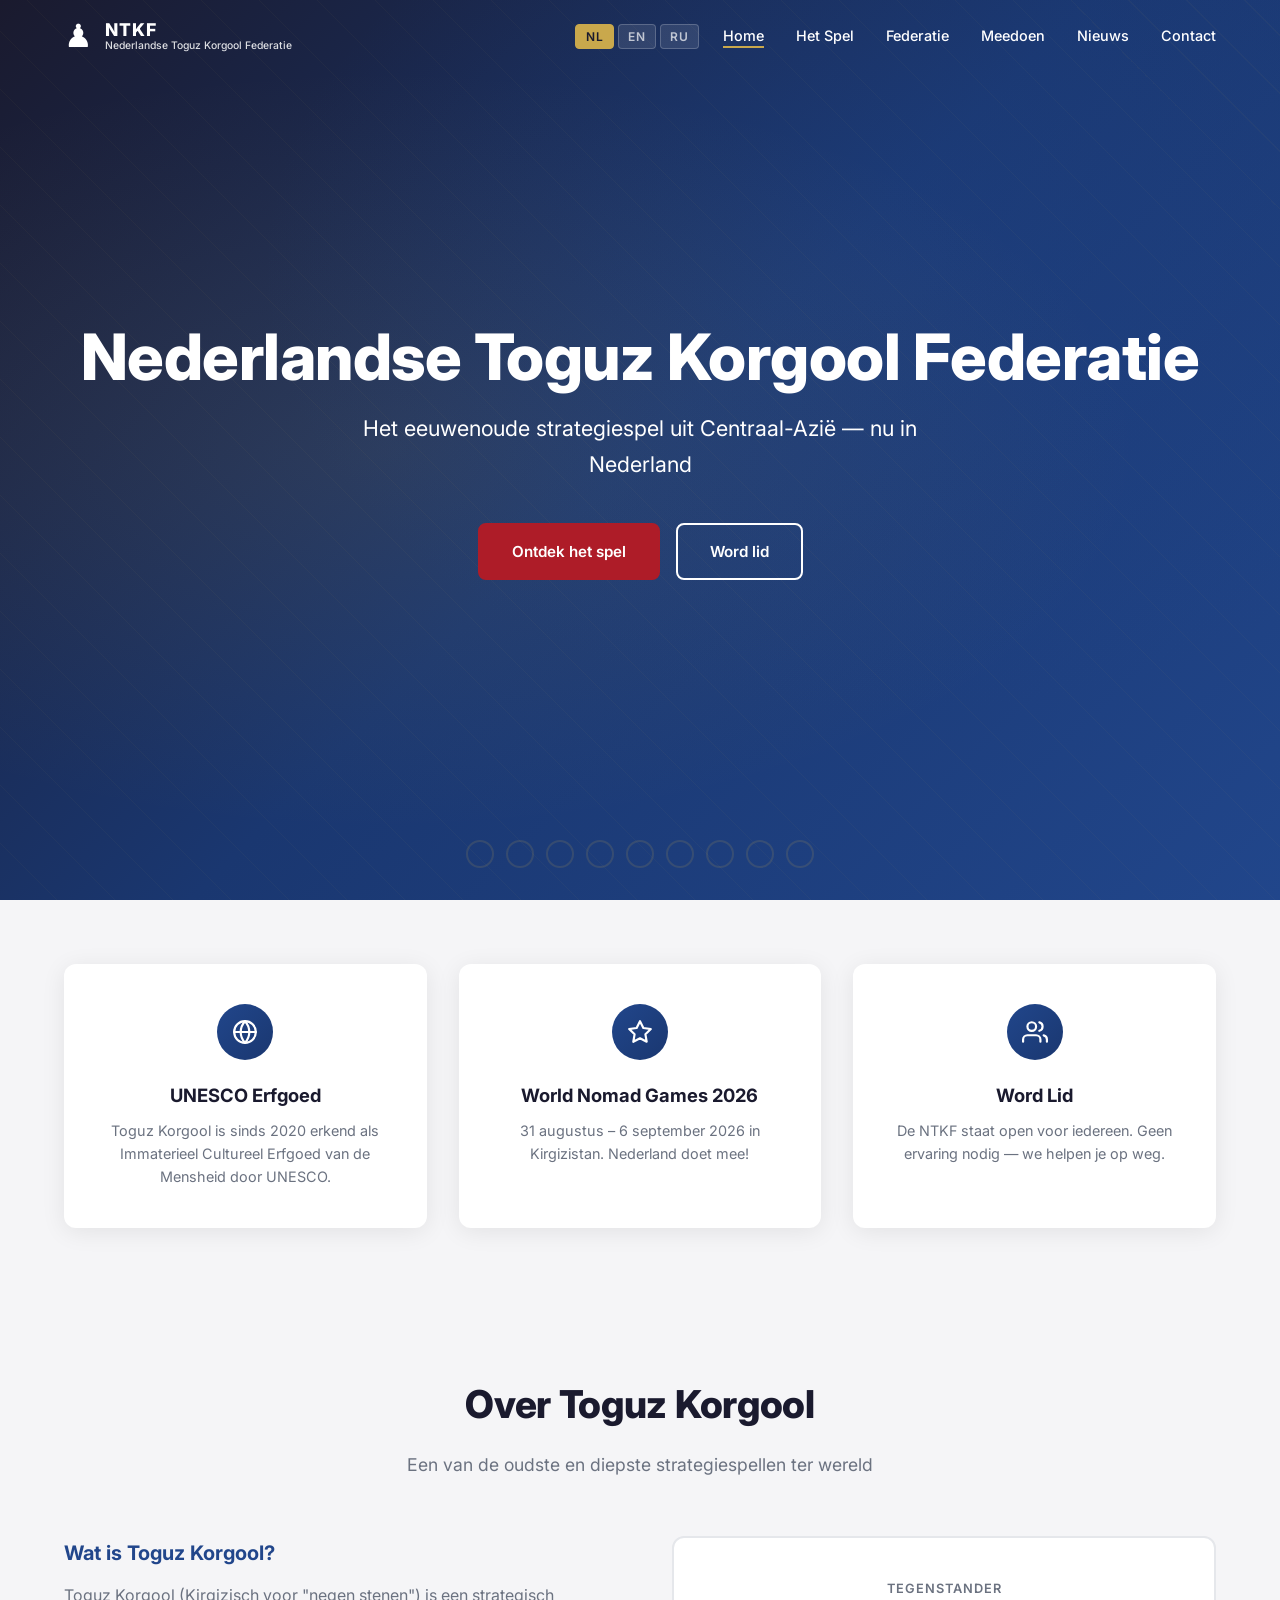
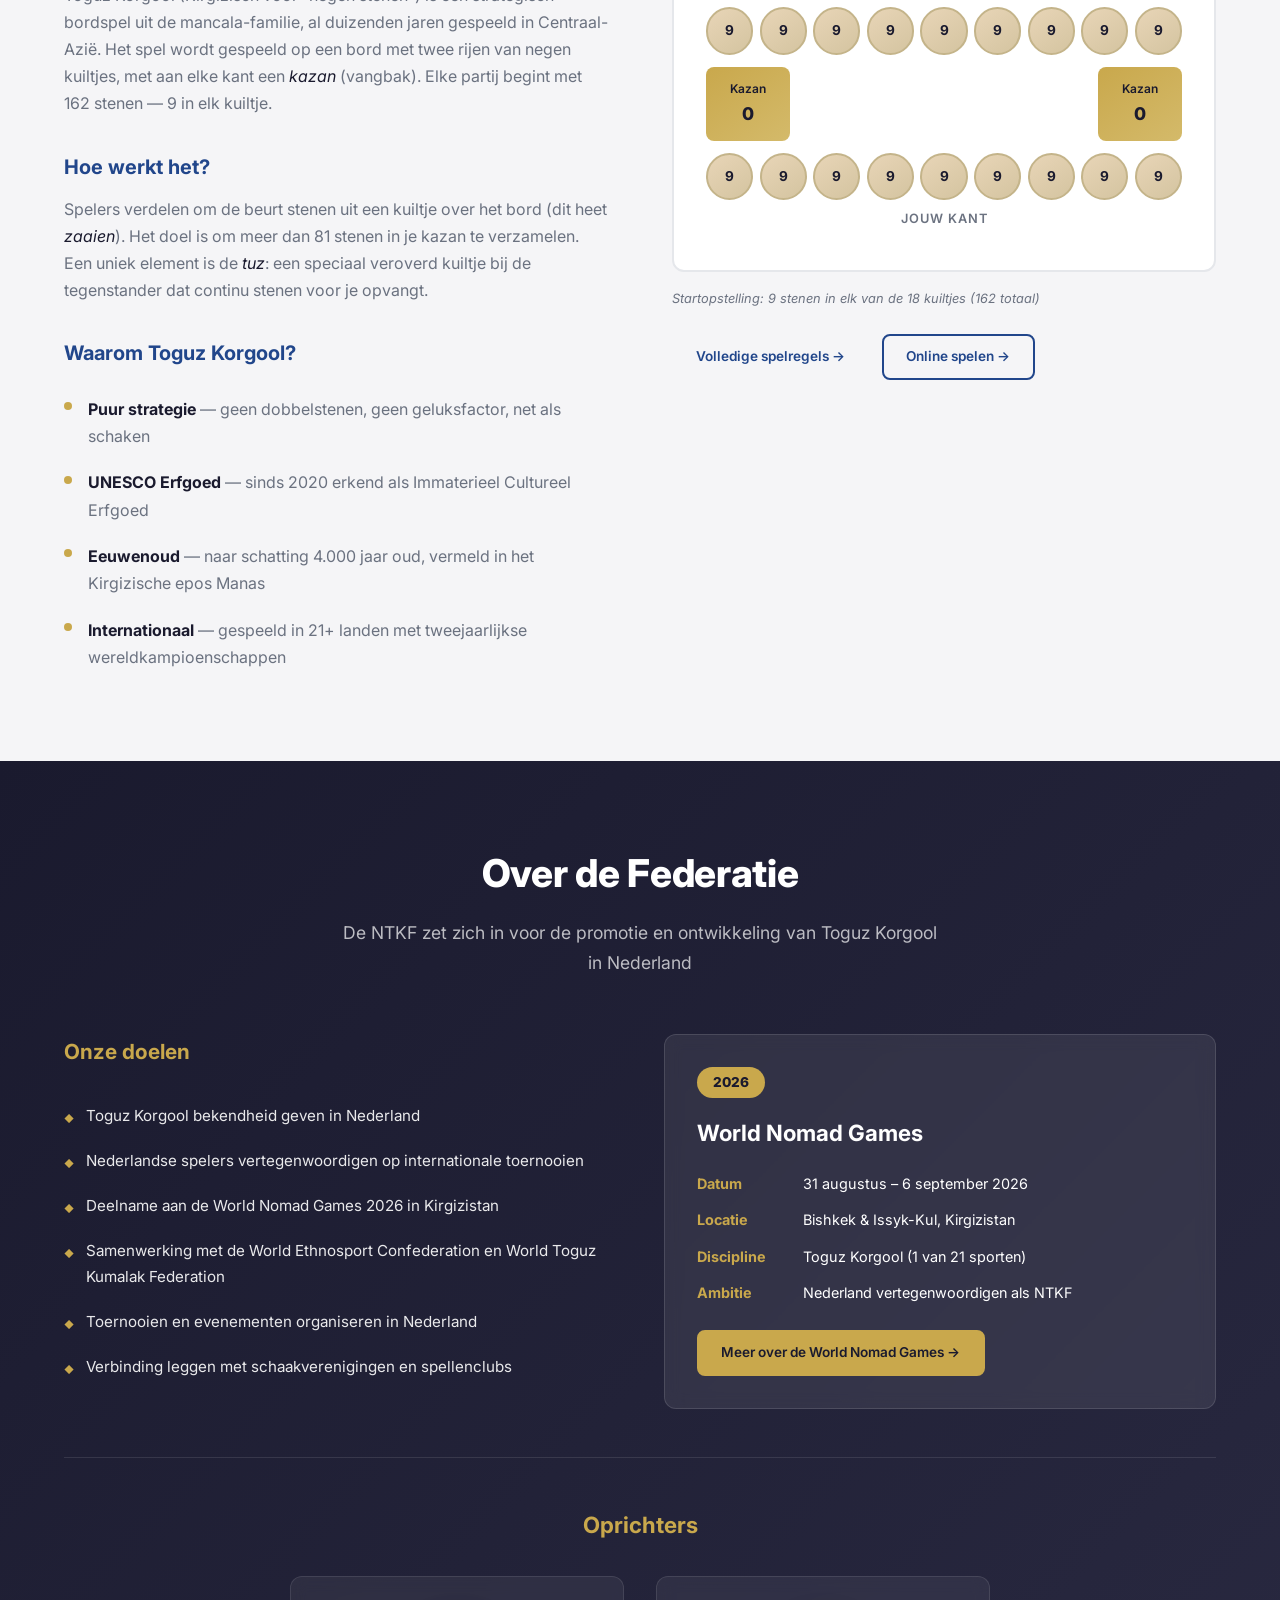
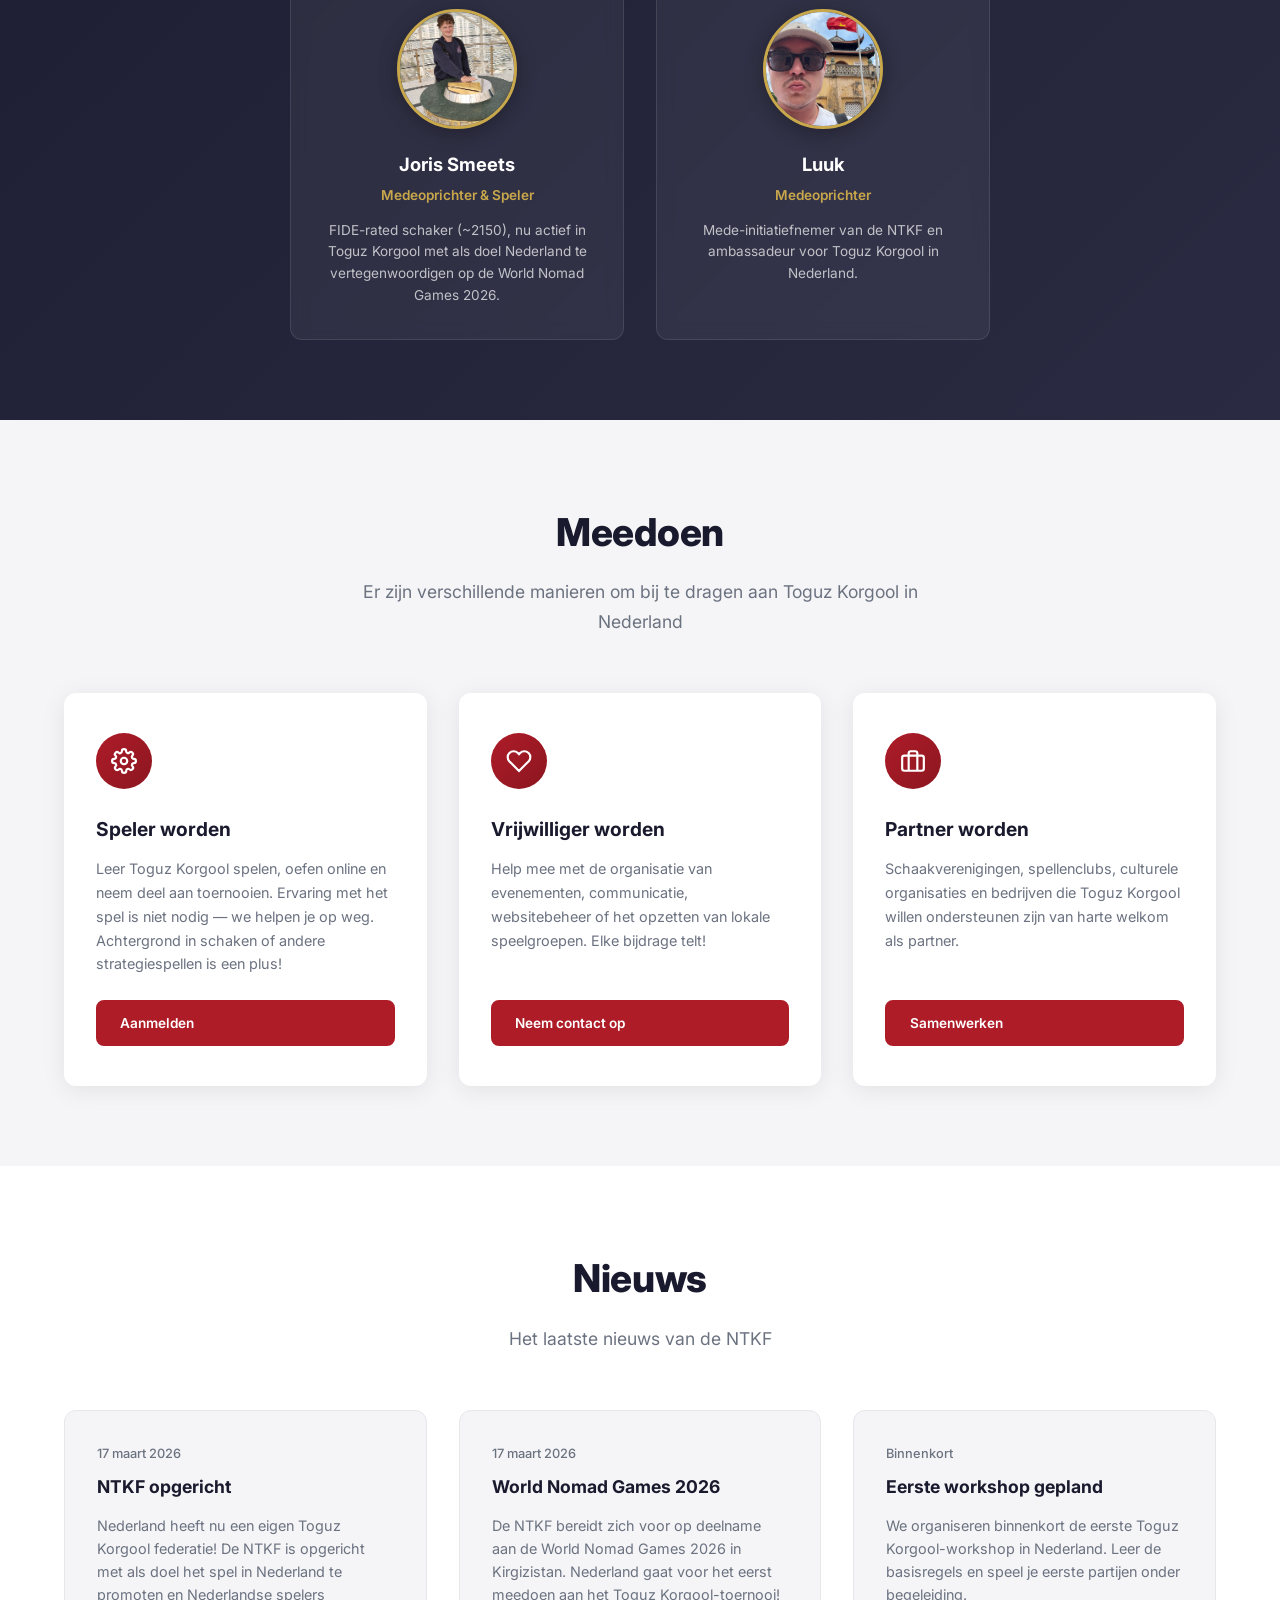
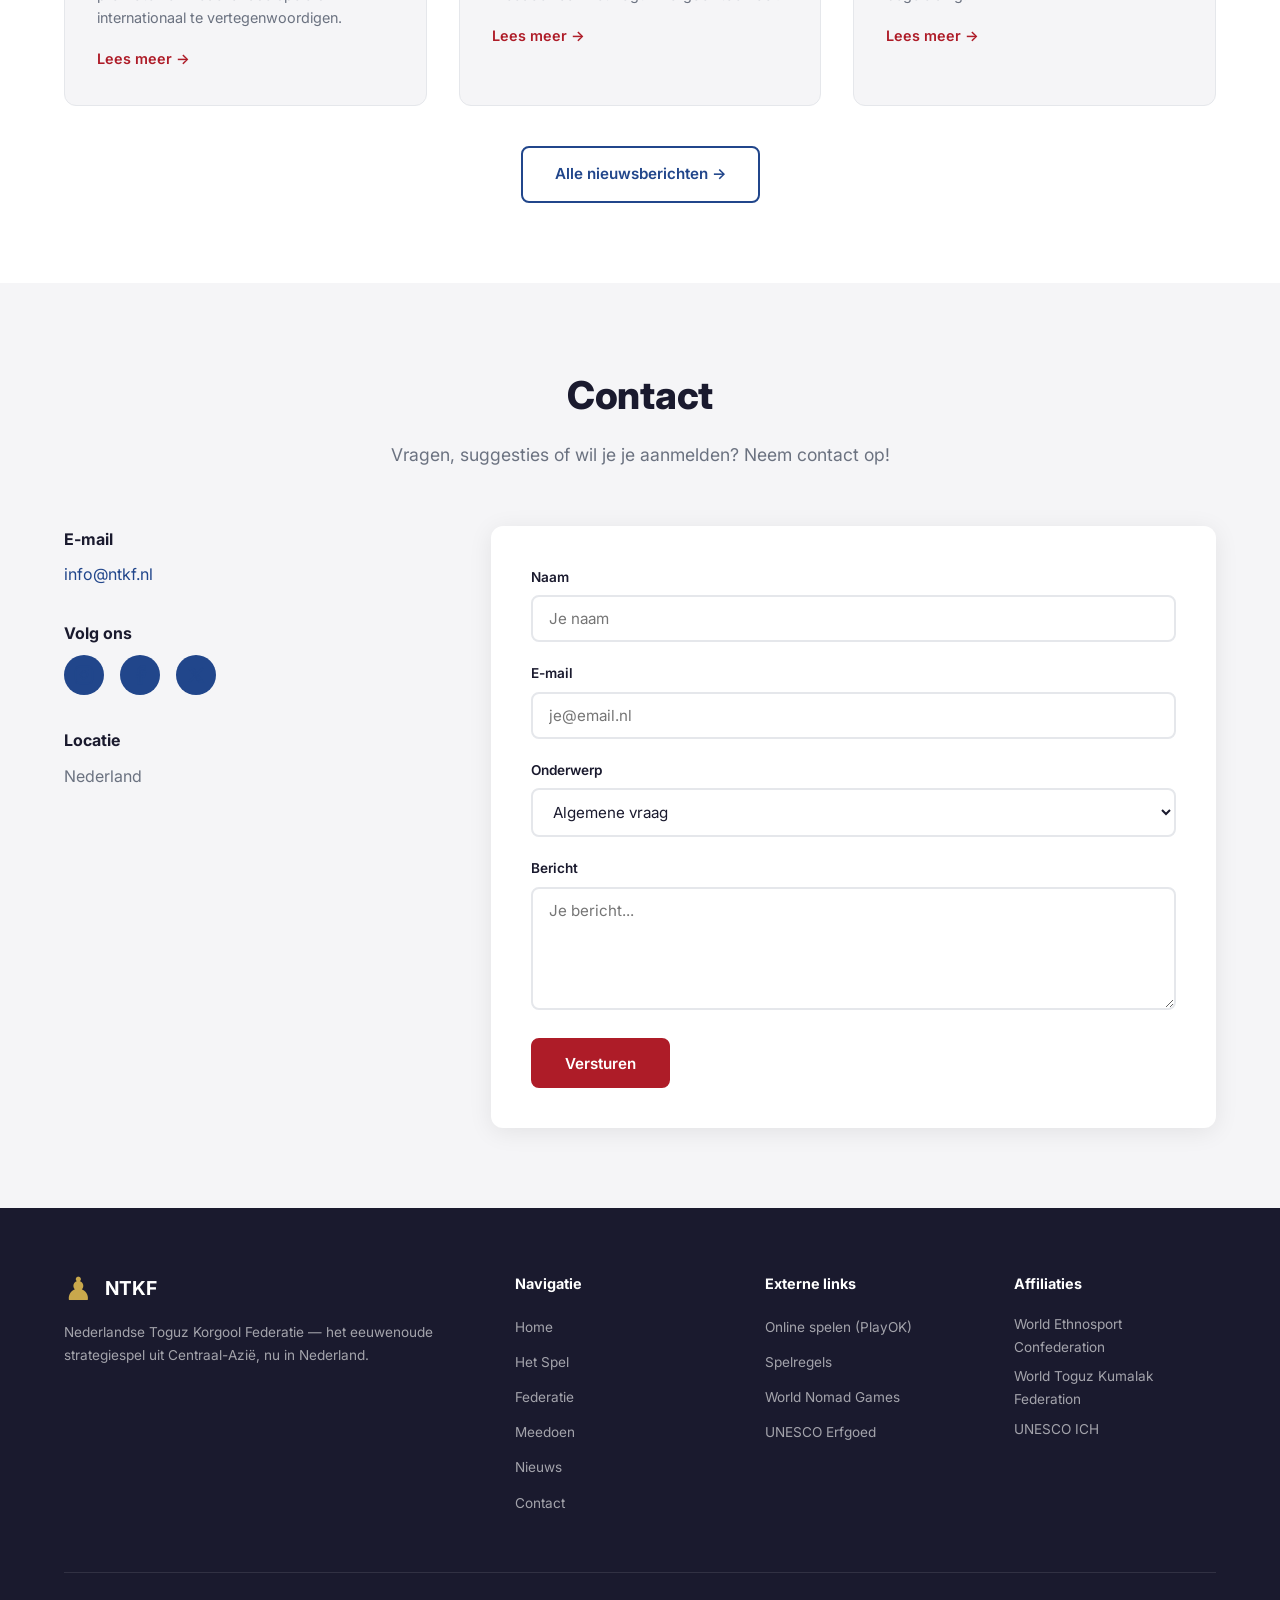
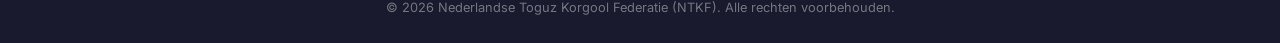
<file: index.html>
<!DOCTYPE html>
<html lang="nl">
<head>
    <meta charset="UTF-8">
    <meta name="viewport" content="width=device-width, initial-scale=1.0">
    <title>NTKF - Nederlandse Toguz Korgool Federatie</title>
    <meta name="description" content="De Nederlandse Toguz Korgool Federatie (NTKF) bevordert het eeuwenoude strategiespel Toguz Korgool in Nederland. Word lid en doe mee aan de World Nomad Games 2026.">
    <meta name="keywords" content="toguz korgool, toguz kumalak, mancala, Nederland, federatie, World Nomad Games 2026, strategiespel, UNESCO erfgoed">
    <meta property="og:title" content="Nederlandse Toguz Korgool Federatie">
    <meta property="og:description" content="Het eeuwenoude strategiespel uit Centraal-Azie, nu in Nederland.">
    <meta property="og:type" content="website">
    <link rel="preconnect" href="https://fonts.googleapis.com">
    <link rel="preconnect" href="https://fonts.gstatic.com" crossorigin>
    <link href="https://fonts.googleapis.com/css2?family=Inter:wght@400;500;600;700;800&display=swap" rel="stylesheet">
    <link rel="stylesheet" href="css/style.css">
</head>
<body>

    <!-- Navigatie -->
    <nav class="nav" id="nav">
        <div class="container nav__inner">
            <a href="#hero" class="nav__logo">
                <span class="nav__logo-icon">&#9823;</span>
                <div class="nav__logo-text">
                    <strong>NTKF</strong>
                    <small data-i18n="nav_subtitle">Nederlandse Toguz Korgool Federatie</small>
                </div>
            </a>
            <div class="lang-switcher">
                <button class="lang-btn active" data-lang="nl">NL</button>
                <button class="lang-btn" data-lang="en">EN</button>
                <button class="lang-btn" data-lang="ru">RU</button>
            </div>
            <button class="nav__toggle" id="navToggle" aria-label="Menu openen">
                <span></span><span></span><span></span>
            </button>
            <ul class="nav__links" id="navLinks">
                <li><a href="#hero" data-i18n="nav_home">Home</a></li>
                <li><a href="#spel" data-i18n="nav_game">Het Spel</a></li>
                <li><a href="#federatie" data-i18n="nav_federation">Federatie</a></li>
                <li><a href="#meedoen" data-i18n="nav_join">Meedoen</a></li>
                <li><a href="nieuws.html" data-i18n="nav_news">Nieuws</a></li>
                <li><a href="#contact" data-i18n="nav_contact">Contact</a></li>
            </ul>
        </div>
    </nav>

    <!-- Hero -->
    <section class="hero" id="hero">
        <div class="hero__overlay"></div>
        <div class="hero__pattern"></div>
        <div class="container hero__content">
            <h1 class="hero__title animate-in" data-i18n="hero_title">Nederlandse Toguz Korgool Federatie</h1>
            <p class="hero__subtitle animate-in" data-i18n="hero_subtitle">Het eeuwenoude strategiespel uit Centraal-Azi&euml; &mdash; nu in Nederland</p>
            <div class="hero__buttons animate-in">
                <a href="#spel" class="btn btn--primary" data-i18n="hero_btn_discover">Ontdek het spel</a>
                <a href="#meedoen" class="btn btn--secondary" data-i18n="hero_btn_join">Word lid</a>
            </div>
        </div>
        <div class="hero__board-decoration">
            <div class="pit"></div><div class="pit"></div><div class="pit"></div>
            <div class="pit"></div><div class="pit"></div><div class="pit"></div>
            <div class="pit"></div><div class="pit"></div><div class="pit"></div>
        </div>
    </section>

    <!-- Introductie kaarten -->
    <section class="intro" id="intro">
        <div class="container">
            <div class="intro__grid">
                <div class="intro__card animate-in">
                    <div class="intro__icon">
                        <svg viewBox="0 0 24 24" fill="none" stroke="currentColor" stroke-width="2" stroke-linecap="round" stroke-linejoin="round"><circle cx="12" cy="12" r="10"/><path d="M2 12h20"/><path d="M12 2a15.3 15.3 0 0 1 4 10 15.3 15.3 0 0 1-4 10 15.3 15.3 0 0 1-4-10 15.3 15.3 0 0 1 4-10z"/></svg>
                    </div>
                    <h3 data-i18n="intro_unesco_title">UNESCO Erfgoed</h3>
                    <p data-i18n="intro_unesco_text">Toguz Korgool is sinds 2020 erkend als Immaterieel Cultureel Erfgoed van de Mensheid door UNESCO.</p>
                </div>
                <div class="intro__card animate-in">
                    <div class="intro__icon">
                        <svg viewBox="0 0 24 24" fill="none" stroke="currentColor" stroke-width="2" stroke-linecap="round" stroke-linejoin="round"><polygon points="12 2 15.09 8.26 22 9.27 17 14.14 18.18 21.02 12 17.77 5.82 21.02 7 14.14 2 9.27 8.91 8.26 12 2"/></svg>
                    </div>
                    <h3 data-i18n="intro_wng_title">World Nomad Games 2026</h3>
                    <p data-i18n="intro_wng_text">31 augustus &ndash; 6 september 2026 in Kirgizistan. Nederland doet mee!</p>
                </div>
                <div class="intro__card animate-in">
                    <div class="intro__icon">
                        <svg viewBox="0 0 24 24" fill="none" stroke="currentColor" stroke-width="2" stroke-linecap="round" stroke-linejoin="round"><path d="M17 21v-2a4 4 0 0 0-4-4H5a4 4 0 0 0-4 4v2"/><circle cx="9" cy="7" r="4"/><path d="M23 21v-2a4 4 0 0 0-3-3.87"/><path d="M16 3.13a4 4 0 0 1 0 7.75"/></svg>
                    </div>
                    <h3 data-i18n="intro_join_title">Word Lid</h3>
                    <p data-i18n="intro_join_text">De NTKF staat open voor iedereen. Geen ervaring nodig &mdash; we helpen je op weg.</p>
                </div>
            </div>
        </div>
    </section>

    <!-- Over Toguz Korgool -->
    <section class="section section--light" id="spel">
        <div class="container">
            <div class="section__header animate-in">
                <h2 data-i18n="game_section_title">Over Toguz Korgool</h2>
                <p class="section__lead" data-i18n="game_section_lead">Een van de oudste en diepste strategiespellen ter wereld</p>
            </div>
            <div class="game-info">
                <div class="game-info__text animate-in">
                    <h3 data-i18n="game_what_title">Wat is Toguz Korgool?</h3>
                    <p data-i18n-html="game_what_text">
                        Toguz Korgool (Kirgizisch voor "negen stenen") is een strategisch bordspel uit de mancala-familie,
                        al duizenden jaren gespeeld in Centraal-Azi&euml;. Het spel wordt gespeeld op een bord met twee rijen
                        van negen kuiltjes, met aan elke kant een <em>kazan</em> (vangbak). Elke partij begint met
                        162 stenen &mdash; 9 in elk kuiltje.
                    </p>
                    <h3 data-i18n="game_how_title">Hoe werkt het?</h3>
                    <p data-i18n-html="game_how_text">
                        Spelers verdelen om de beurt stenen uit een kuiltje over het bord (dit heet <em>zaaien</em>).
                        Het doel is om meer dan 81 stenen in je kazan te verzamelen. Een uniek element is de <em>tuz</em>:
                        een speciaal veroverd kuiltje bij de tegenstander dat continu stenen voor je opvangt.
                    </p>
                    <h3 data-i18n="game_why_title">Waarom Toguz Korgool?</h3>
                    <ul class="game-info__features">
                        <li data-i18n-html="game_feat_strategy">
                            <strong>Puur strategie</strong> &mdash; geen dobbelstenen, geen geluksfactor, net als schaken
                        </li>
                        <li data-i18n-html="game_feat_unesco">
                            <strong>UNESCO Erfgoed</strong> &mdash; sinds 2020 erkend als Immaterieel Cultureel Erfgoed
                        </li>
                        <li data-i18n-html="game_feat_ancient">
                            <strong>Eeuwenoud</strong> &mdash; naar schatting 4.000 jaar oud, vermeld in het Kirgizische epos Manas
                        </li>
                        <li data-i18n-html="game_feat_international">
                            <strong>Internationaal</strong> &mdash; gespeeld in 21+ landen met tweejaarlijkse wereldkampioenschappen
                        </li>
                    </ul>
                </div>
                <div class="game-info__visual animate-in">
                    <div class="board-diagram">
                        <div class="board-diagram__label" data-i18n="game_board_opponent">Tegenstander</div>
                        <div class="board-diagram__row">
                            <div class="board-diagram__pit">9</div>
                            <div class="board-diagram__pit">9</div>
                            <div class="board-diagram__pit">9</div>
                            <div class="board-diagram__pit">9</div>
                            <div class="board-diagram__pit">9</div>
                            <div class="board-diagram__pit">9</div>
                            <div class="board-diagram__pit">9</div>
                            <div class="board-diagram__pit">9</div>
                            <div class="board-diagram__pit">9</div>
                        </div>
                        <div class="board-diagram__kazans">
                            <div class="board-diagram__kazan">Kazan<br><span>0</span></div>
                            <div class="board-diagram__kazan">Kazan<br><span>0</span></div>
                        </div>
                        <div class="board-diagram__row">
                            <div class="board-diagram__pit">9</div>
                            <div class="board-diagram__pit">9</div>
                            <div class="board-diagram__pit">9</div>
                            <div class="board-diagram__pit">9</div>
                            <div class="board-diagram__pit">9</div>
                            <div class="board-diagram__pit">9</div>
                            <div class="board-diagram__pit">9</div>
                            <div class="board-diagram__pit">9</div>
                            <div class="board-diagram__pit">9</div>
                        </div>
                        <div class="board-diagram__label" data-i18n="game_board_you">Jouw kant</div>
                    </div>
                    <p class="board-diagram__caption" data-i18n="game_board_caption">Startopstelling: 9 stenen in elk van de 18 kuiltjes (162 totaal)</p>
                    <div class="game-info__links">
                        <a href="https://www.toguzkorgool.com/en/game-guide" target="_blank" rel="noopener" class="btn btn--small" data-i18n="game_btn_rules">Volledige spelregels &rarr;</a>
                        <a href="https://www.playok.com/en/togyzkumalak/" target="_blank" rel="noopener" class="btn btn--small btn--outline" data-i18n="game_btn_play">Online spelen &rarr;</a>
                    </div>
                </div>
            </div>
        </div>
    </section>

    <!-- Over de Federatie -->
    <section class="section section--dark" id="federatie">
        <div class="container">
            <div class="section__header animate-in">
                <h2 data-i18n="fed_section_title">Over de Federatie</h2>
                <p class="section__lead" data-i18n="fed_section_lead">De NTKF zet zich in voor de promotie en ontwikkeling van Toguz Korgool in Nederland</p>
            </div>
            <div class="federation">
                <div class="federation__goals animate-in">
                    <h3 data-i18n="fed_goals_title">Onze doelen</h3>
                    <ul class="federation__list">
                        <li>
                            <span class="federation__list-icon">&#9670;</span>
                            <span data-i18n="fed_goal_1">Toguz Korgool bekendheid geven in Nederland</span>
                        </li>
                        <li>
                            <span class="federation__list-icon">&#9670;</span>
                            <span data-i18n="fed_goal_2">Nederlandse spelers vertegenwoordigen op internationale toernooien</span>
                        </li>
                        <li>
                            <span class="federation__list-icon">&#9670;</span>
                            <span data-i18n="fed_goal_3">Deelname aan de World Nomad Games 2026 in Kirgizistan</span>
                        </li>
                        <li>
                            <span class="federation__list-icon">&#9670;</span>
                            <span data-i18n="fed_goal_4">Samenwerking met de World Ethnosport Confederation en World Toguz Kumalak Federation</span>
                        </li>
                        <li>
                            <span class="federation__list-icon">&#9670;</span>
                            <span data-i18n="fed_goal_5">Toernooien en evenementen organiseren in Nederland</span>
                        </li>
                        <li>
                            <span class="federation__list-icon">&#9670;</span>
                            <span data-i18n="fed_goal_6">Verbinding leggen met schaakverenigingen en spellenclubs</span>
                        </li>
                    </ul>
                </div>
                <div class="federation__spotlight animate-in">
                    <div class="spotlight-card">
                        <div class="spotlight-card__badge">2026</div>
                        <h3 data-i18n="spotlight_title">World Nomad Games</h3>
                        <div class="spotlight-card__details">
                            <div class="spotlight-card__item">
                                <span class="spotlight-card__label" data-i18n="spotlight_date_label">Datum</span>
                                <span data-i18n="spotlight_date">31 augustus &ndash; 6 september 2026</span>
                            </div>
                            <div class="spotlight-card__item">
                                <span class="spotlight-card__label" data-i18n="spotlight_location_label">Locatie</span>
                                <span data-i18n="spotlight_location">Bishkek &amp; Issyk-Kul, Kirgizistan</span>
                            </div>
                            <div class="spotlight-card__item">
                                <span class="spotlight-card__label" data-i18n="spotlight_discipline_label">Discipline</span>
                                <span data-i18n="spotlight_discipline">Toguz Korgool (1 van 21 sporten)</span>
                            </div>
                            <div class="spotlight-card__item">
                                <span class="spotlight-card__label" data-i18n="spotlight_ambition_label">Ambitie</span>
                                <span data-i18n="spotlight_ambition">Nederland vertegenwoordigen als NTKF</span>
                            </div>
                        </div>
                        <a href="https://worldnomadgames.org/en/" target="_blank" rel="noopener" class="btn btn--gold btn--small" data-i18n="spotlight_btn">Meer over de World Nomad Games &rarr;</a>
                    </div>
                </div>
            </div>

            <!-- Oprichters -->
            <div class="founders animate-in">
                <h3 class="founders__title" data-i18n="founders_title">Oprichters</h3>
                <div class="founders__grid">
                    <div class="founders__card">
                        <img src="images/Joris.jpeg" alt="Joris Smeets" class="founders__photo">
                        <h4>Joris Smeets</h4>
                        <p class="founders__role" data-i18n="founder_joris_role">Medeoprichter &amp; Speler</p>
                        <p class="founders__desc" data-i18n="founder_joris_desc">FIDE-rated schaker (~2150), nu actief in Toguz Korgool met als doel Nederland te vertegenwoordigen op de World Nomad Games 2026.</p>
                    </div>
                    <div class="founders__card">
                        <img src="images/Luuk.jpeg" alt="Luuk" class="founders__photo">
                        <h4>Luuk</h4>
                        <p class="founders__role" data-i18n="founder_luuk_role">Medeoprichter &amp; Speler</p>
                        <p class="founders__desc" data-i18n="founder_luuk_desc">Mede-initiatiefnemer van de NTKF en ambassadeur voor Toguz Korgool in Nederland. Als doel om Nederland te vertegenwoordigen op de World Nomad Games 2026.</p>
                    </div>
                </div>
            </div>
        </div>
    </section>

    <!-- Meedoen -->
    <section class="section section--light" id="meedoen">
        <div class="container">
            <div class="section__header animate-in">
                <h2 data-i18n="join_section_title">Meedoen</h2>
                <p class="section__lead" data-i18n="join_section_lead">Er zijn verschillende manieren om bij te dragen aan Toguz Korgool in Nederland</p>
            </div>
            <div class="join__grid">
                <div class="join__card animate-in">
                    <div class="join__card-icon">
                        <svg viewBox="0 0 24 24" fill="none" stroke="currentColor" stroke-width="2"><circle cx="12" cy="12" r="3"/><path d="M19.4 15a1.65 1.65 0 0 0 .33 1.82l.06.06a2 2 0 0 1-2.83 2.83l-.06-.06a1.65 1.65 0 0 0-1.82-.33 1.65 1.65 0 0 0-1 1.51V21a2 2 0 0 1-4 0v-.09A1.65 1.65 0 0 0 9 19.4a1.65 1.65 0 0 0-1.82.33l-.06.06a2 2 0 0 1-2.83-2.83l.06-.06A1.65 1.65 0 0 0 4.68 15a1.65 1.65 0 0 0-1.51-1H3a2 2 0 0 1 0-4h.09A1.65 1.65 0 0 0 4.6 9a1.65 1.65 0 0 0-.33-1.82l-.06-.06a2 2 0 0 1 2.83-2.83l.06.06A1.65 1.65 0 0 0 9 4.68a1.65 1.65 0 0 0 1-1.51V3a2 2 0 0 1 4 0v.09a1.65 1.65 0 0 0 1 1.51 1.65 1.65 0 0 0 1.82-.33l.06-.06a2 2 0 0 1 2.83 2.83l-.06.06A1.65 1.65 0 0 0 19.4 9a1.65 1.65 0 0 0 1.51 1H21a2 2 0 0 1 0 4h-.09a1.65 1.65 0 0 0-1.51 1z"/></svg>
                    </div>
                    <h3 data-i18n="join_player_title">Speler worden</h3>
                    <p data-i18n="join_player_text">
                        Leer Toguz Korgool spelen, oefen online en neem deel aan toernooien.
                        Ervaring met het spel is niet nodig &mdash; we helpen je op weg.
                        Achtergrond in schaken of andere strategiespellen is een plus!
                    </p>
                    <a href="#contact" class="btn btn--primary btn--small" data-i18n="join_player_btn">Aanmelden</a>
                </div>
                <div class="join__card animate-in">
                    <div class="join__card-icon">
                        <svg viewBox="0 0 24 24" fill="none" stroke="currentColor" stroke-width="2"><path d="M20.84 4.61a5.5 5.5 0 0 0-7.78 0L12 5.67l-1.06-1.06a5.5 5.5 0 0 0-7.78 7.78l1.06 1.06L12 21.23l7.78-7.78 1.06-1.06a5.5 5.5 0 0 0 0-7.78z"/></svg>
                    </div>
                    <h3 data-i18n="join_volunteer_title">Vrijwilliger worden</h3>
                    <p data-i18n="join_volunteer_text">
                        Help mee met de organisatie van evenementen, communicatie,
                        websitebeheer of het opzetten van lokale speelgroepen.
                        Elke bijdrage telt!
                    </p>
                    <a href="#contact" class="btn btn--primary btn--small" data-i18n="join_volunteer_btn">Neem contact op</a>
                </div>
                <div class="join__card animate-in">
                    <div class="join__card-icon">
                        <svg viewBox="0 0 24 24" fill="none" stroke="currentColor" stroke-width="2"><rect x="2" y="7" width="20" height="14" rx="2" ry="2"/><path d="M16 21V5a2 2 0 0 0-2-2h-4a2 2 0 0 0-2 2v16"/></svg>
                    </div>
                    <h3 data-i18n="join_partner_title">Partner worden</h3>
                    <p data-i18n="join_partner_text">
                        Schaakverenigingen, spellenclubs, culturele organisaties en bedrijven
                        die Toguz Korgool willen ondersteunen zijn van harte welkom als partner.
                    </p>
                    <a href="#contact" class="btn btn--primary btn--small" data-i18n="join_partner_btn">Samenwerken</a>
                </div>
            </div>
        </div>
    </section>

    <!-- Nieuws -->
    <section class="section section--white" id="nieuws">
        <div class="container">
            <div class="section__header animate-in">
                <h2 data-i18n="news_section_title">Nieuws</h2>
                <p class="section__lead" data-i18n="news_section_lead">Het laatste nieuws van de NTKF</p>
            </div>
            <div class="news__grid">
                <article class="news__card animate-in">
                    <div class="news__date" data-i18n="news_1_date">17 maart 2026</div>
                    <h3 data-i18n="news_1_title">NTKF opgericht</h3>
                    <p data-i18n="news_1_text">Nederland heeft nu een eigen Toguz Korgool federatie! De NTKF is opgericht met als doel het spel in Nederland te promoten en Nederlandse spelers internationaal te vertegenwoordigen.</p>
                    <a href="nieuws.html#ntkf-opgericht" data-i18n="news_read_more">Lees meer &rarr;</a>
                </article>
                <article class="news__card animate-in">
                    <div class="news__date" data-i18n="news_2_date">17 maart 2026</div>
                    <h3 data-i18n="news_2_title">World Nomad Games 2026</h3>
                    <p data-i18n="news_2_text">De NTKF bereidt zich voor op deelname aan de World Nomad Games 2026 in Kirgizistan. Nederland gaat voor het eerst meedoen aan het Toguz Korgool-toernooi!</p>
                    <a href="nieuws.html#wng-2026" data-i18n="news_read_more">Lees meer &rarr;</a>
                </article>
                <article class="news__card animate-in">
                    <div class="news__date" data-i18n="news_3_date">Binnenkort</div>
                    <h3 data-i18n="news_3_title">Eerste workshop gepland</h3>
                    <p data-i18n="news_3_text">We organiseren binnenkort de eerste Toguz Korgool-workshop in Nederland. Leer de basisregels en speel je eerste partijen onder begeleiding.</p>
                    <a href="nieuws.html#workshop" data-i18n="news_read_more">Lees meer &rarr;</a>
                </article>
            </div>
            <div class="news__more animate-in">
                <a href="nieuws.html" class="btn btn--outline" data-i18n="news_all_btn">Alle nieuwsberichten &rarr;</a>
            </div>
        </div>
    </section>

    <!-- Contact -->
    <section class="section section--light" id="contact">
        <div class="container">
            <div class="section__header animate-in">
                <h2 data-i18n="contact_section_title">Contact</h2>
                <p class="section__lead" data-i18n="contact_section_lead">Vragen, suggesties of wil je je aanmelden? Neem contact op!</p>
            </div>
            <div class="contact__grid">
                <div class="contact__info animate-in">
                    <div class="contact__item">
                        <h3 data-i18n="contact_email_title">E-mail</h3>
                        <a href="mailto:info@ntkf.nl">info@ntkf.nl</a>
                    </div>
                    <div class="contact__item">
                        <h3 data-i18n="contact_follow_title">Volg ons</h3>
                        <div class="contact__social">
                            <a href="#" aria-label="Instagram" class="contact__social-link">
                                <svg viewBox="0 0 24 24" fill="none" stroke="currentColor" stroke-width="2"><rect x="2" y="2" width="20" height="20" rx="5" ry="5"/><path d="M16 11.37A4 4 0 1 1 12.63 8 4 4 0 0 1 16 11.37z"/><line x1="17.5" y1="6.5" x2="17.51" y2="6.5"/></svg>
                            </a>
                            <a href="#" aria-label="Facebook" class="contact__social-link">
                                <svg viewBox="0 0 24 24" fill="none" stroke="currentColor" stroke-width="2"><path d="M18 2h-3a5 5 0 0 0-5 5v3H7v4h3v8h4v-8h3l1-4h-4V7a1 1 0 0 1 1-1h3z"/></svg>
                            </a>
                            <a href="#" aria-label="X / Twitter" class="contact__social-link">
                                <svg viewBox="0 0 24 24" fill="none" stroke="currentColor" stroke-width="2"><path d="M4 4l11.733 16h4.267l-11.733 -16z"/><path d="M4 20l6.768 -6.768m2.46 -2.46l6.772 -6.772"/></svg>
                            </a>
                        </div>
                    </div>
                    <div class="contact__item">
                        <h3 data-i18n="contact_location_title">Locatie</h3>
                        <p data-i18n="contact_location_text">Nederland</p>
                    </div>
                </div>
                <form class="contact__form animate-in" id="contactForm">
                    <div class="form__group">
                        <label for="name" data-i18n="form_name">Naam</label>
                        <input type="text" id="name" name="name" required data-i18n-placeholder="form_name_placeholder" placeholder="Je naam">
                    </div>
                    <div class="form__group">
                        <label for="email" data-i18n="form_email">E-mail</label>
                        <input type="email" id="email" name="email" required data-i18n-placeholder="form_email_placeholder" placeholder="je@email.nl">
                    </div>
                    <div class="form__group">
                        <label for="subject" data-i18n="form_subject">Onderwerp</label>
                        <select id="subject" name="subject">
                            <option value="algemeen" data-i18n="form_subject_general">Algemene vraag</option>
                            <option value="lid" data-i18n="form_subject_member">Lid worden</option>
                            <option value="vrijwilliger" data-i18n="form_subject_volunteer">Vrijwilliger worden</option>
                            <option value="partner" data-i18n="form_subject_partner">Partner worden</option>
                            <option value="anders" data-i18n="form_subject_other">Anders</option>
                        </select>
                    </div>
                    <div class="form__group">
                        <label for="message" data-i18n="form_message">Bericht</label>
                        <textarea id="message" name="message" rows="5" required data-i18n-placeholder="form_message_placeholder" placeholder="Je bericht..."></textarea>
                    </div>
                    <button type="submit" class="btn btn--primary" data-i18n="form_submit">Versturen</button>
                    <div class="form__success" id="formSuccess" data-i18n="form_success">
                        Bedankt voor je bericht! We nemen zo snel mogelijk contact met je op.
                    </div>
                </form>
            </div>
        </div>
    </section>

    <!-- Footer -->
    <footer class="footer">
        <div class="container">
            <div class="footer__grid">
                <div class="footer__brand">
                    <div class="footer__logo">
                        <span class="nav__logo-icon">&#9823;</span>
                        <strong>NTKF</strong>
                    </div>
                    <p data-i18n="footer_brand">Nederlandse Toguz Korgool Federatie &mdash; het eeuwenoude strategiespel uit Centraal-Azi&euml;, nu in Nederland.</p>
                </div>
                <div class="footer__links">
                    <h4 data-i18n="footer_nav_title">Navigatie</h4>
                    <ul>
                        <li><a href="#hero" data-i18n="nav_home">Home</a></li>
                        <li><a href="#spel" data-i18n="nav_game">Het Spel</a></li>
                        <li><a href="#federatie" data-i18n="nav_federation">Federatie</a></li>
                        <li><a href="#meedoen" data-i18n="nav_join">Meedoen</a></li>
                        <li><a href="nieuws.html" data-i18n="nav_news">Nieuws</a></li>
                        <li><a href="#contact" data-i18n="nav_contact">Contact</a></li>
                    </ul>
                </div>
                <div class="footer__links">
                    <h4 data-i18n="footer_external_title">Externe links</h4>
                    <ul>
                        <li><a href="https://www.playok.com/en/togyzkumalak/" target="_blank" rel="noopener" data-i18n="footer_play_online">Online spelen (PlayOK)</a></li>
                        <li><a href="https://www.toguzkorgool.com/en/game-guide" target="_blank" rel="noopener" data-i18n="footer_rules">Spelregels</a></li>
                        <li><a href="https://worldnomadgames.org/en/" target="_blank" rel="noopener" data-i18n="footer_wng">World Nomad Games</a></li>
                        <li><a href="https://ich.unesco.org/en/RL/01597" target="_blank" rel="noopener" data-i18n="footer_unesco">UNESCO Erfgoed</a></li>
                    </ul>
                </div>
                <div class="footer__affiliations">
                    <h4 data-i18n="footer_affiliations_title">Affiliaties</h4>
                    <p>World Ethnosport Confederation</p>
                    <p>World Toguz Kumalak Federation</p>
                    <p>UNESCO ICH</p>
                </div>
            </div>
            <div class="footer__bottom">
                <p data-i18n="footer_copyright">&copy; 2026 Nederlandse Toguz Korgool Federatie (NTKF). Alle rechten voorbehouden.</p>
            </div>
        </div>
    </footer>

    <script src="js/translations.js"></script>
    <script src="js/main.js"></script>
</body>
</html>
</file>
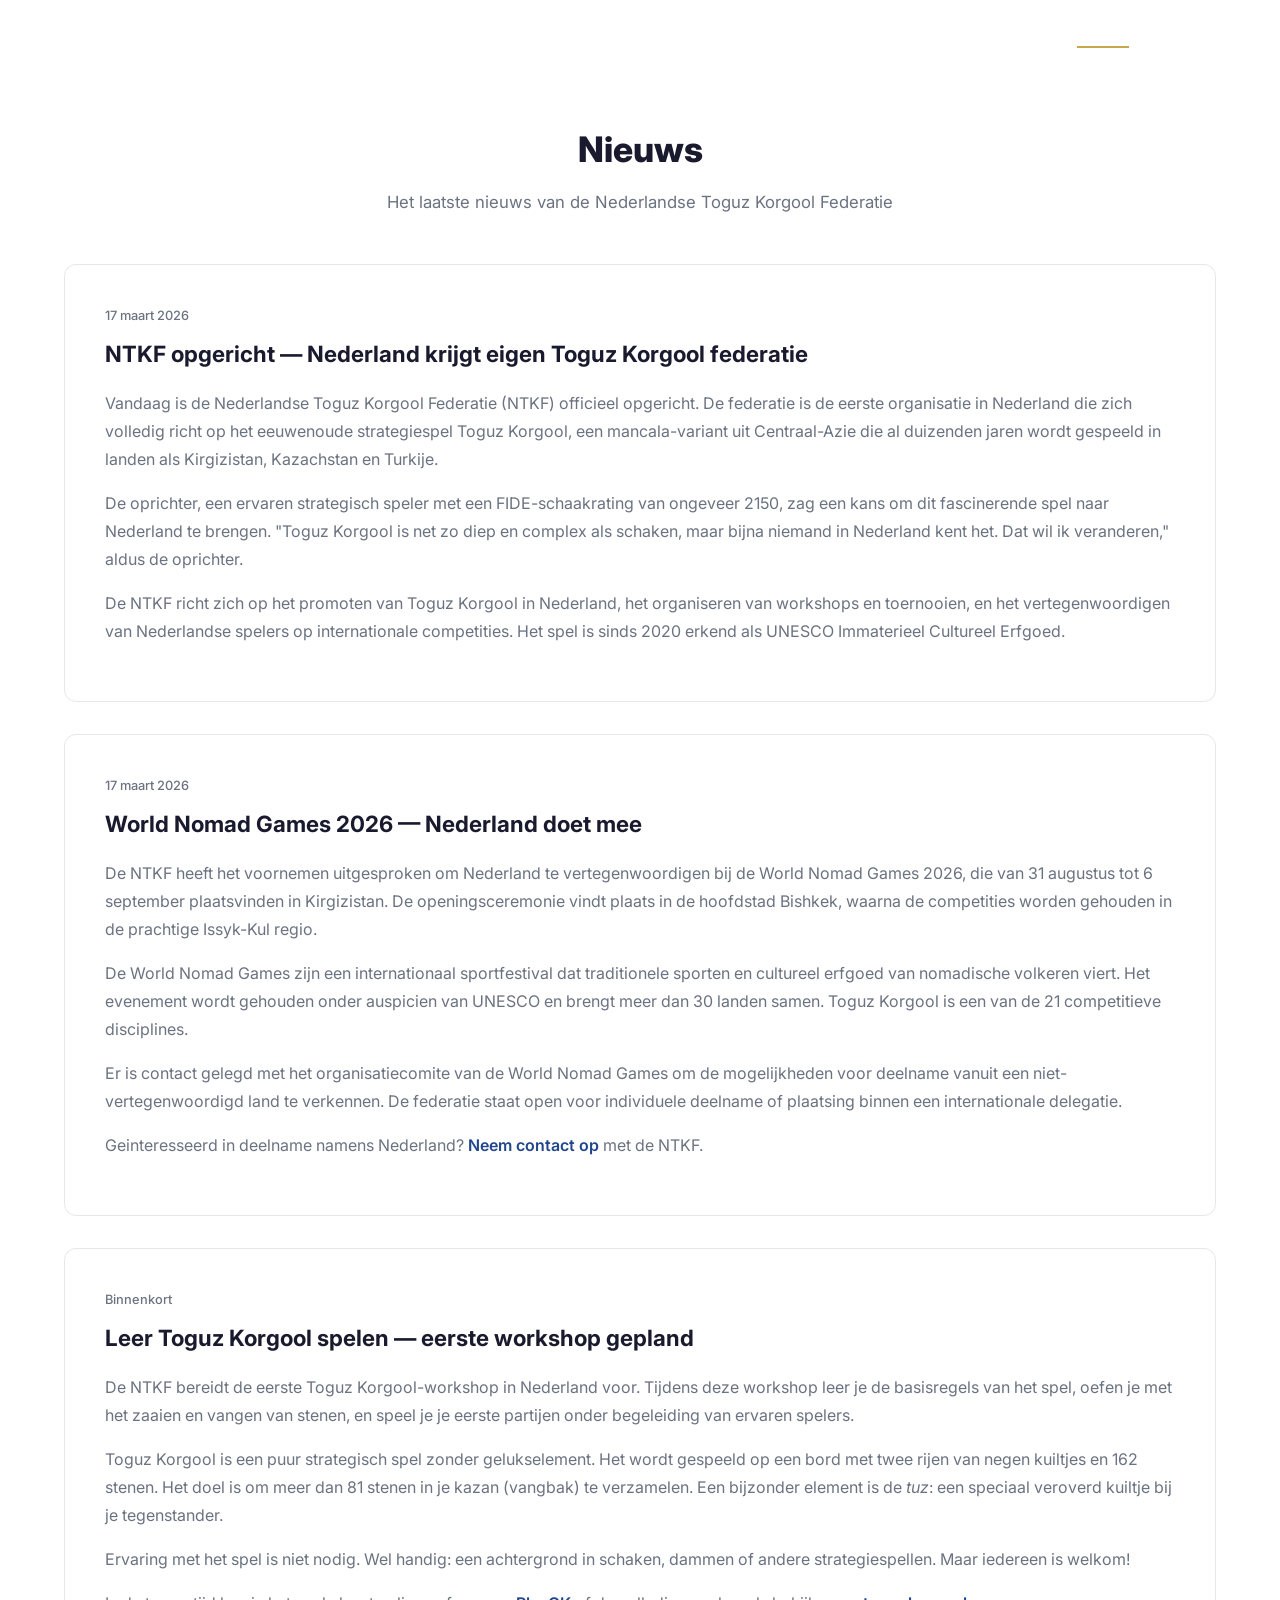
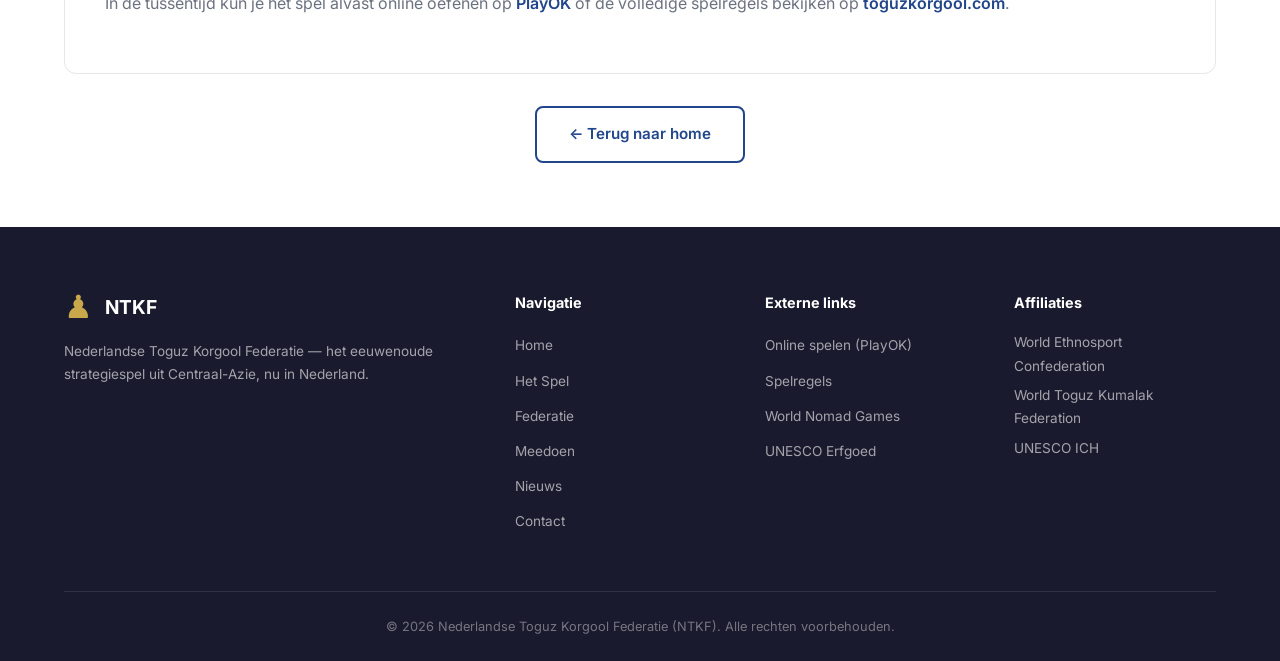
<file: nieuws.html>
<!DOCTYPE html>
<html lang="nl">
<head>
    <meta charset="UTF-8">
    <meta name="viewport" content="width=device-width, initial-scale=1.0">
    <title>Nieuws - NTKF | Nederlandse Toguz Korgool Federatie</title>
    <meta name="description" content="Het laatste nieuws van de Nederlandse Toguz Korgool Federatie (NTKF).">
    <link rel="preconnect" href="https://fonts.googleapis.com">
    <link rel="preconnect" href="https://fonts.gstatic.com" crossorigin>
    <link href="https://fonts.googleapis.com/css2?family=Inter:wght@400;500;600;700;800&display=swap" rel="stylesheet">
    <link rel="stylesheet" href="css/style.css">
</head>
<body>

    <!-- Navigatie -->
    <nav class="nav scrolled" id="nav">
        <div class="container nav__inner">
            <a href="index.html" class="nav__logo">
                <span class="nav__logo-icon">&#9823;</span>
                <div class="nav__logo-text">
                    <strong>NTKF</strong>
                    <small>Nederlandse Toguz Korgool Federatie</small>
                </div>
            </a>
            <button class="nav__toggle" id="navToggle" aria-label="Menu openen">
                <span></span><span></span><span></span>
            </button>
            <ul class="nav__links" id="navLinks">
                <li><a href="index.html">Home</a></li>
                <li><a href="index.html#spel">Het Spel</a></li>
                <li><a href="index.html#federatie">Federatie</a></li>
                <li><a href="index.html#meedoen">Meedoen</a></li>
                <li><a href="nieuws.html" class="active">Nieuws</a></li>
                <li><a href="index.html#contact">Contact</a></li>
            </ul>
        </div>
    </nav>

    <!-- Nieuws pagina -->
    <main class="news-page">
        <div class="container">
            <div class="news-page__header">
                <h1>Nieuws</h1>
                <p>Het laatste nieuws van de Nederlandse Toguz Korgool Federatie</p>
            </div>

            <article class="news-article" id="ntkf-opgericht">
                <div class="news-article__date">17 maart 2026</div>
                <h2>NTKF opgericht &mdash; Nederland krijgt eigen Toguz Korgool federatie</h2>
                <p>
                    Vandaag is de Nederlandse Toguz Korgool Federatie (NTKF) officieel opgericht.
                    De federatie is de eerste organisatie in Nederland die zich volledig richt op het eeuwenoude
                    strategiespel Toguz Korgool, een mancala-variant uit Centraal-Azie die al duizenden jaren
                    wordt gespeeld in landen als Kirgizistan, Kazachstan en Turkije.
                </p>
                <p>
                    De oprichter, een ervaren strategisch speler met een FIDE-schaakrating van ongeveer 2150,
                    zag een kans om dit fascinerende spel naar Nederland te brengen. "Toguz Korgool is net zo
                    diep en complex als schaken, maar bijna niemand in Nederland kent het. Dat wil ik veranderen,"
                    aldus de oprichter.
                </p>
                <p>
                    De NTKF richt zich op het promoten van Toguz Korgool in Nederland, het organiseren van
                    workshops en toernooien, en het vertegenwoordigen van Nederlandse spelers op internationale
                    competities. Het spel is sinds 2020 erkend als UNESCO Immaterieel Cultureel Erfgoed.
                </p>
            </article>

            <article class="news-article" id="wng-2026">
                <div class="news-article__date">17 maart 2026</div>
                <h2>World Nomad Games 2026 &mdash; Nederland doet mee</h2>
                <p>
                    De NTKF heeft het voornemen uitgesproken om Nederland te vertegenwoordigen bij de
                    World Nomad Games 2026, die van 31 augustus tot 6 september plaatsvinden in Kirgizistan.
                    De openingsceremonie vindt plaats in de hoofdstad Bishkek, waarna de competities worden
                    gehouden in de prachtige Issyk-Kul regio.
                </p>
                <p>
                    De World Nomad Games zijn een internationaal sportfestival dat traditionele sporten en
                    cultureel erfgoed van nomadische volkeren viert. Het evenement wordt gehouden onder
                    auspicien van UNESCO en brengt meer dan 30 landen samen. Toguz Korgool is een van de
                    21 competitieve disciplines.
                </p>
                <p>
                    Er is contact gelegd met het organisatiecomite van de World Nomad Games om de mogelijkheden
                    voor deelname vanuit een niet-vertegenwoordigd land te verkennen. De federatie staat open
                    voor individuele deelname of plaatsing binnen een internationale delegatie.
                </p>
                <p>
                    Geinteresseerd in deelname namens Nederland? <a href="index.html#contact">Neem contact op</a>
                    met de NTKF.
                </p>
            </article>

            <article class="news-article" id="workshop">
                <div class="news-article__date">Binnenkort</div>
                <h2>Leer Toguz Korgool spelen &mdash; eerste workshop gepland</h2>
                <p>
                    De NTKF bereidt de eerste Toguz Korgool-workshop in Nederland voor. Tijdens deze workshop
                    leer je de basisregels van het spel, oefen je met het zaaien en vangen van stenen, en
                    speel je je eerste partijen onder begeleiding van ervaren spelers.
                </p>
                <p>
                    Toguz Korgool is een puur strategisch spel zonder gelukselement. Het wordt gespeeld op
                    een bord met twee rijen van negen kuiltjes en 162 stenen. Het doel is om meer dan 81
                    stenen in je kazan (vangbak) te verzamelen. Een bijzonder element is de <em>tuz</em>:
                    een speciaal veroverd kuiltje bij je tegenstander.
                </p>
                <p>
                    Ervaring met het spel is niet nodig. Wel handig: een achtergrond in schaken, dammen
                    of andere strategiespellen. Maar iedereen is welkom!
                </p>
                <p>
                    In de tussentijd kun je het spel alvast online oefenen op
                    <a href="https://www.playok.com/en/togyzkumalak/" target="_blank" rel="noopener">PlayOK</a>
                    of de volledige spelregels bekijken op
                    <a href="https://www.toguzkorgool.com/en/game-guide" target="_blank" rel="noopener">toguzkorgool.com</a>.
                </p>
            </article>

            <div class="news-article__back">
                <a href="index.html" class="btn btn--outline">&larr; Terug naar home</a>
            </div>
        </div>
    </main>

    <!-- Footer -->
    <footer class="footer" style="margin-top: 4rem;">
        <div class="container">
            <div class="footer__grid">
                <div class="footer__brand">
                    <div class="footer__logo">
                        <span class="nav__logo-icon">&#9823;</span>
                        <strong>NTKF</strong>
                    </div>
                    <p>Nederlandse Toguz Korgool Federatie &mdash; het eeuwenoude strategiespel uit Centraal-Azie, nu in Nederland.</p>
                </div>
                <div class="footer__links">
                    <h4>Navigatie</h4>
                    <ul>
                        <li><a href="index.html">Home</a></li>
                        <li><a href="index.html#spel">Het Spel</a></li>
                        <li><a href="index.html#federatie">Federatie</a></li>
                        <li><a href="index.html#meedoen">Meedoen</a></li>
                        <li><a href="nieuws.html">Nieuws</a></li>
                        <li><a href="index.html#contact">Contact</a></li>
                    </ul>
                </div>
                <div class="footer__links">
                    <h4>Externe links</h4>
                    <ul>
                        <li><a href="https://www.playok.com/en/togyzkumalak/" target="_blank" rel="noopener">Online spelen (PlayOK)</a></li>
                        <li><a href="https://www.toguzkorgool.com/en/game-guide" target="_blank" rel="noopener">Spelregels</a></li>
                        <li><a href="https://worldnomadgames.org/en/" target="_blank" rel="noopener">World Nomad Games</a></li>
                        <li><a href="https://ich.unesco.org/en/RL/01597" target="_blank" rel="noopener">UNESCO Erfgoed</a></li>
                    </ul>
                </div>
                <div class="footer__affiliations">
                    <h4>Affiliaties</h4>
                    <p>World Ethnosport Confederation</p>
                    <p>World Toguz Kumalak Federation</p>
                    <p>UNESCO ICH</p>
                </div>
            </div>
            <div class="footer__bottom">
                <p>&copy; 2026 Nederlandse Toguz Korgool Federatie (NTKF). Alle rechten voorbehouden.</p>
            </div>
        </div>
    </footer>

    <script src="js/main.js"></script>
</body>
</html>
</file>
<file: css/style.css>
/* ============================================
   Nederlandse Toguz Korgool Federatie - NTKF
   ============================================ */

/* --- Custom Properties --- */
:root {
    --red: #AE1C28;
    --red-dark: #8B1620;
    --blue: #21468B;
    --blue-dark: #1A3770;
    --gold: #C9A84C;
    --gold-light: #D4BA6A;
    --dark: #1A1A2E;
    --dark-light: #2A2A42;
    --light: #F5F5F7;
    --white: #FFFFFF;
    --gray: #6B7280;
    --gray-light: #E5E7EB;

    --font: 'Inter', -apple-system, BlinkMacSystemFont, 'Segoe UI', sans-serif;
    --max-width: 1200px;
    --nav-height: 72px;
    --radius: 12px;
    --radius-sm: 8px;
    --shadow: 0 4px 24px rgba(0, 0, 0, 0.08);
    --shadow-lg: 0 8px 40px rgba(0, 0, 0, 0.12);
    --transition: 0.3s ease;
}

/* --- Reset --- */
*, *::before, *::after {
    box-sizing: border-box;
    margin: 0;
    padding: 0;
}

html {
    scroll-behavior: smooth;
    scroll-padding-top: var(--nav-height);
}

body {
    font-family: var(--font);
    font-size: 16px;
    line-height: 1.7;
    color: var(--dark);
    background: var(--white);
    -webkit-font-smoothing: antialiased;
}

img {
    max-width: 100%;
    display: block;
}

a {
    color: var(--blue);
    text-decoration: none;
    transition: color var(--transition);
}

a:hover {
    color: var(--red);
}

ul {
    list-style: none;
}

/* --- Container --- */
.container {
    max-width: var(--max-width);
    margin: 0 auto;
    padding: 0 1.5rem;
}

/* --- Animations --- */
.animate-in {
    opacity: 0;
    transform: translateY(24px);
    transition: opacity 0.6s ease, transform 0.6s ease;
}

.animate-in.visible {
    opacity: 1;
    transform: translateY(0);
}

/* ============================================
   Navigation
   ============================================ */
.nav {
    position: fixed;
    top: 0;
    left: 0;
    right: 0;
    height: var(--nav-height);
    z-index: 1000;
    transition: background var(--transition), box-shadow var(--transition);
}

.nav.scrolled {
    background: var(--blue);
    box-shadow: 0 2px 20px rgba(0, 0, 0, 0.15);
}

.nav__inner {
    display: flex;
    align-items: center;
    justify-content: space-between;
    height: 100%;
}

.nav__logo {
    display: flex;
    align-items: center;
    gap: 0.75rem;
    color: var(--white);
    text-decoration: none;
    z-index: 1001;
}

.nav__logo:hover {
    color: var(--gold);
}

.nav__logo-icon {
    font-size: 2rem;
    line-height: 1;
}

.nav__logo-text {
    display: flex;
    flex-direction: column;
    line-height: 1.2;
}

.nav__logo-text strong {
    font-size: 1.1rem;
    font-weight: 800;
    letter-spacing: 1px;
}

.nav__logo-text small {
    font-size: 0.65rem;
    opacity: 0.85;
    font-weight: 500;
}

.nav__links {
    display: flex;
    align-items: center;
    gap: 2rem;
}

.nav__links a {
    color: var(--white);
    font-size: 0.9rem;
    font-weight: 500;
    text-decoration: none;
    position: relative;
    padding: 0.25rem 0;
}

.nav__links a::after {
    content: '';
    position: absolute;
    bottom: 0;
    left: 0;
    width: 0;
    height: 2px;
    background: var(--gold);
    transition: width var(--transition);
}

.nav__links a:hover::after,
.nav__links a.active::after {
    width: 100%;
}

.nav__links a:hover {
    color: var(--gold);
}

/* Language Switcher */
.lang-switcher {
    display: flex;
    gap: 4px;
    margin-left: auto;
    margin-right: 1.5rem;
}

.lang-btn {
    background: rgba(255, 255, 255, 0.1);
    color: rgba(255, 255, 255, 0.7);
    border: 1px solid rgba(255, 255, 255, 0.2);
    padding: 0.25rem 0.6rem;
    border-radius: 4px;
    font-family: var(--font);
    font-size: 0.75rem;
    font-weight: 600;
    cursor: pointer;
    transition: all var(--transition);
    letter-spacing: 0.5px;
}

.lang-btn:hover {
    background: rgba(255, 255, 255, 0.2);
    color: var(--white);
}

.lang-btn.active {
    background: var(--gold);
    color: var(--dark);
    border-color: var(--gold);
}

/* Hamburger */
.nav__toggle {
    display: none;
    flex-direction: column;
    gap: 5px;
    background: none;
    border: none;
    cursor: pointer;
    padding: 0.5rem;
    z-index: 1001;
}

.nav__toggle span {
    width: 24px;
    height: 2px;
    background: var(--white);
    transition: var(--transition);
    border-radius: 2px;
}

.nav__toggle.open span:nth-child(1) {
    transform: rotate(45deg) translate(5px, 5px);
}

.nav__toggle.open span:nth-child(2) {
    opacity: 0;
}

.nav__toggle.open span:nth-child(3) {
    transform: rotate(-45deg) translate(5px, -5px);
}

/* ============================================
   Hero
   ============================================ */
.hero {
    position: relative;
    min-height: 100vh;
    display: flex;
    align-items: center;
    justify-content: center;
    overflow: hidden;
    background: linear-gradient(135deg, var(--dark) 0%, var(--blue-dark) 50%, var(--blue) 100%);
}

.hero__overlay {
    position: absolute;
    inset: 0;
    background: radial-gradient(ellipse at 30% 50%, rgba(201, 168, 76, 0.1) 0%, transparent 60%),
                radial-gradient(ellipse at 70% 30%, rgba(33, 70, 139, 0.3) 0%, transparent 50%);
}

.hero__pattern {
    position: absolute;
    inset: 0;
    opacity: 0.04;
    background-image: repeating-linear-gradient(
        45deg,
        transparent,
        transparent 40px,
        var(--gold) 40px,
        var(--gold) 41px
    );
}

.hero__content {
    position: relative;
    text-align: center;
    color: var(--white);
    padding: 2rem 1rem;
}

.hero__title {
    font-size: clamp(2.2rem, 5vw, 4rem);
    font-weight: 800;
    line-height: 1.15;
    margin-bottom: 1rem;
    letter-spacing: -0.5px;
}

.hero__subtitle {
    font-size: clamp(1rem, 2vw, 1.35rem);
    opacity: 0.9;
    margin-bottom: 2.5rem;
    font-weight: 400;
    max-width: 600px;
    margin-left: auto;
    margin-right: auto;
}

.hero__buttons {
    display: flex;
    gap: 1rem;
    justify-content: center;
    flex-wrap: wrap;
}

/* Hero board decoration */
.hero__board-decoration {
    position: absolute;
    bottom: 2rem;
    left: 50%;
    transform: translateX(-50%);
    display: flex;
    gap: 0.75rem;
    opacity: 0.15;
}

.hero__board-decoration .pit {
    width: 28px;
    height: 28px;
    border-radius: 50%;
    border: 2px solid var(--gold);
}

/* ============================================
   Buttons
   ============================================ */
.btn {
    display: inline-flex;
    align-items: center;
    gap: 0.5rem;
    padding: 0.85rem 2rem;
    border-radius: var(--radius-sm);
    font-family: var(--font);
    font-size: 0.95rem;
    font-weight: 600;
    text-decoration: none;
    cursor: pointer;
    border: 2px solid transparent;
    transition: all var(--transition);
}

.btn--primary {
    background: var(--red);
    color: var(--white);
    border-color: var(--red);
}

.btn--primary:hover {
    background: var(--red-dark);
    border-color: var(--red-dark);
    color: var(--white);
    transform: translateY(-2px);
    box-shadow: 0 4px 16px rgba(174, 28, 40, 0.3);
}

.btn--secondary {
    background: transparent;
    color: var(--white);
    border-color: var(--white);
}

.btn--secondary:hover {
    background: var(--white);
    color: var(--dark);
    transform: translateY(-2px);
}

.btn--outline {
    background: transparent;
    color: var(--blue);
    border-color: var(--blue);
}

.btn--outline:hover {
    background: var(--blue);
    color: var(--white);
    transform: translateY(-2px);
}

.btn--gold {
    background: var(--gold);
    color: var(--dark);
    border-color: var(--gold);
}

.btn--gold:hover {
    background: var(--gold-light);
    border-color: var(--gold-light);
    transform: translateY(-2px);
    color: var(--dark);
}

.btn--small {
    padding: 0.6rem 1.4rem;
    font-size: 0.85rem;
}

/* ============================================
   Intro Section
   ============================================ */
.intro {
    padding: 4rem 0;
    background: var(--light);
}

.intro__grid {
    display: grid;
    grid-template-columns: repeat(3, 1fr);
    gap: 2rem;
}

.intro__card {
    text-align: center;
    padding: 2.5rem 2rem;
    background: var(--white);
    border-radius: var(--radius);
    box-shadow: var(--shadow);
    transition: transform var(--transition), box-shadow var(--transition);
}

.intro__card:hover {
    transform: translateY(-4px);
    box-shadow: var(--shadow-lg);
}

.intro__icon {
    width: 56px;
    height: 56px;
    margin: 0 auto 1.25rem;
    background: linear-gradient(135deg, var(--blue), var(--blue-dark));
    border-radius: 50%;
    display: flex;
    align-items: center;
    justify-content: center;
    color: var(--white);
}

.intro__icon svg {
    width: 26px;
    height: 26px;
}

.intro__card h3 {
    font-size: 1.15rem;
    margin-bottom: 0.5rem;
    color: var(--dark);
}

.intro__card p {
    font-size: 0.9rem;
    color: var(--gray);
    line-height: 1.6;
}

/* ============================================
   Generic Section
   ============================================ */
.section {
    padding: 5rem 0;
}

.section--light {
    background: var(--light);
}

.section--white {
    background: var(--white);
}

.section--dark {
    background: linear-gradient(135deg, var(--dark) 0%, var(--dark-light) 100%);
    color: var(--white);
}

.section__header {
    text-align: center;
    margin-bottom: 3.5rem;
}

.section__header h2 {
    font-size: clamp(1.8rem, 3vw, 2.5rem);
    font-weight: 800;
    margin-bottom: 0.75rem;
    letter-spacing: -0.3px;
}

.section--dark .section__header h2 {
    color: var(--white);
}

.section__lead {
    font-size: 1.1rem;
    color: var(--gray);
    max-width: 600px;
    margin: 0 auto;
}

.section--dark .section__lead {
    color: rgba(255, 255, 255, 0.7);
}

/* ============================================
   Game Info (Over Toguz Korgool)
   ============================================ */
.game-info {
    display: grid;
    grid-template-columns: 1fr 1fr;
    gap: 4rem;
    align-items: start;
}

.game-info__text h3 {
    font-size: 1.25rem;
    margin-bottom: 0.75rem;
    color: var(--blue);
    margin-top: 2rem;
}

.game-info__text h3:first-child {
    margin-top: 0;
}

.game-info__text p {
    color: var(--gray);
    margin-bottom: 1rem;
}

.game-info__text em {
    color: var(--dark);
    font-style: italic;
}

.game-info__features {
    margin-top: 1rem;
}

.game-info__features li {
    padding: 0.6rem 0;
    padding-left: 1.5rem;
    position: relative;
    color: var(--gray);
}

.game-info__features li::before {
    content: '';
    position: absolute;
    left: 0;
    top: 1rem;
    width: 8px;
    height: 8px;
    border-radius: 50%;
    background: var(--gold);
}

.game-info__features li strong {
    color: var(--dark);
}

/* Board diagram */
.board-diagram {
    background: var(--white);
    border: 2px solid var(--gray-light);
    border-radius: var(--radius);
    padding: 2rem;
    text-align: center;
}

.board-diagram__label {
    font-size: 0.8rem;
    font-weight: 600;
    text-transform: uppercase;
    letter-spacing: 1px;
    color: var(--gray);
    margin: 0.5rem 0;
}

.board-diagram__row {
    display: grid;
    grid-template-columns: repeat(9, 1fr);
    gap: 0.4rem;
    margin: 0.5rem 0;
}

.board-diagram__pit {
    aspect-ratio: 1;
    display: flex;
    align-items: center;
    justify-content: center;
    background: linear-gradient(145deg, #E8D5B7, #D4C4A0);
    border-radius: 50%;
    font-size: 0.85rem;
    font-weight: 700;
    color: var(--dark);
    border: 2px solid #C4B48A;
}

.board-diagram__kazans {
    display: flex;
    justify-content: space-between;
    margin: 0.75rem 0;
}

.board-diagram__kazan {
    background: linear-gradient(145deg, var(--gold), var(--gold-light));
    color: var(--dark);
    padding: 0.75rem 1.5rem;
    border-radius: var(--radius-sm);
    font-size: 0.75rem;
    font-weight: 600;
}

.board-diagram__kazan span {
    font-size: 1.1rem;
    font-weight: 800;
}

.board-diagram__caption {
    margin-top: 1rem;
    font-size: 0.8rem;
    color: var(--gray);
    font-style: italic;
}

.game-info__links {
    display: flex;
    gap: 0.75rem;
    margin-top: 1.5rem;
    flex-wrap: wrap;
}

/* ============================================
   Federation Section
   ============================================ */
.federation {
    display: grid;
    grid-template-columns: 1fr 1fr;
    gap: 3rem;
    margin-bottom: 3rem;
}

.federation__goals h3 {
    font-size: 1.3rem;
    margin-bottom: 1.5rem;
    color: var(--gold);
}

.federation__list li {
    padding: 0.6rem 0;
    display: flex;
    align-items: flex-start;
    gap: 0.75rem;
    font-size: 0.95rem;
    color: rgba(255, 255, 255, 0.9);
}

.federation__list-icon {
    color: var(--gold);
    font-size: 0.6rem;
    margin-top: 0.5rem;
    flex-shrink: 0;
}

/* Spotlight card */
.spotlight-card {
    background: rgba(255, 255, 255, 0.08);
    border: 1px solid rgba(255, 255, 255, 0.12);
    border-radius: var(--radius);
    padding: 2rem;
    backdrop-filter: blur(8px);
}

.spotlight-card__badge {
    display: inline-block;
    background: var(--gold);
    color: var(--dark);
    padding: 0.25rem 1rem;
    border-radius: 20px;
    font-weight: 800;
    font-size: 0.85rem;
    margin-bottom: 1rem;
}

.spotlight-card h3 {
    font-size: 1.4rem;
    margin-bottom: 1.25rem;
}

.spotlight-card__details {
    display: flex;
    flex-direction: column;
    gap: 0.75rem;
    margin-bottom: 1.5rem;
}

.spotlight-card__item {
    display: flex;
    gap: 1rem;
    font-size: 0.9rem;
}

.spotlight-card__label {
    font-weight: 700;
    color: var(--gold);
    min-width: 90px;
}

/* Founders Section */
.founders {
    padding-top: 3rem;
    border-top: 1px solid rgba(255, 255, 255, 0.1);
}

.founders__title {
    text-align: center;
    font-size: 1.4rem;
    color: var(--gold);
    margin-bottom: 2rem;
}

.founders__grid {
    display: grid;
    grid-template-columns: repeat(2, 1fr);
    gap: 2rem;
    max-width: 700px;
    margin: 0 auto;
}

.founders__card {
    text-align: center;
    background: rgba(255, 255, 255, 0.06);
    border: 1px solid rgba(255, 255, 255, 0.1);
    border-radius: var(--radius);
    padding: 2rem 1.5rem;
    backdrop-filter: blur(8px);
    transition: transform var(--transition);
}

.founders__card:hover {
    transform: translateY(-4px);
}

.founders__photo {
    width: 120px;
    height: 120px;
    border-radius: 50%;
    object-fit: cover;
    margin: 0 auto 1.25rem;
    border: 3px solid var(--gold);
    box-shadow: 0 4px 20px rgba(0, 0, 0, 0.3);
}

.founders__card h4 {
    font-size: 1.15rem;
    color: var(--white);
    margin-bottom: 0.25rem;
}

.founders__role {
    font-size: 0.85rem;
    color: var(--gold);
    font-weight: 600;
    margin-bottom: 0.75rem;
}

.founders__desc {
    font-size: 0.85rem;
    color: rgba(255, 255, 255, 0.7);
    line-height: 1.6;
}

/* ============================================
   Meedoen (Join)
   ============================================ */
.join__grid {
    display: grid;
    grid-template-columns: repeat(3, 1fr);
    gap: 2rem;
}

.join__card {
    background: var(--white);
    border-radius: var(--radius);
    padding: 2.5rem 2rem;
    box-shadow: var(--shadow);
    transition: transform var(--transition), box-shadow var(--transition);
    display: flex;
    flex-direction: column;
}

.join__card:hover {
    transform: translateY(-4px);
    box-shadow: var(--shadow-lg);
}

.join__card-icon {
    width: 56px;
    height: 56px;
    background: linear-gradient(135deg, var(--red), var(--red-dark));
    border-radius: 50%;
    display: flex;
    align-items: center;
    justify-content: center;
    color: var(--white);
    margin-bottom: 1.5rem;
}

.join__card-icon svg {
    width: 26px;
    height: 26px;
}

.join__card h3 {
    font-size: 1.2rem;
    margin-bottom: 0.75rem;
    color: var(--dark);
}

.join__card p {
    font-size: 0.9rem;
    color: var(--gray);
    line-height: 1.65;
    margin-bottom: 1.5rem;
    flex-grow: 1;
}

/* ============================================
   News
   ============================================ */
.news__grid {
    display: grid;
    grid-template-columns: repeat(3, 1fr);
    gap: 2rem;
}

.news__card {
    background: var(--light);
    border-radius: var(--radius);
    padding: 2rem;
    transition: transform var(--transition), box-shadow var(--transition);
    border: 1px solid var(--gray-light);
}

.news__card:hover {
    transform: translateY(-4px);
    box-shadow: var(--shadow);
}

.news__date {
    font-size: 0.8rem;
    color: var(--gray);
    font-weight: 500;
    margin-bottom: 0.5rem;
}

.news__card h3 {
    font-size: 1.1rem;
    margin-bottom: 0.75rem;
    color: var(--dark);
}

.news__card p {
    font-size: 0.9rem;
    color: var(--gray);
    line-height: 1.6;
    margin-bottom: 1rem;
}

.news__card a {
    font-size: 0.9rem;
    font-weight: 600;
    color: var(--red);
}

.news__card a:hover {
    color: var(--red-dark);
}

.news__more {
    text-align: center;
    margin-top: 2.5rem;
}

/* ============================================
   Contact
   ============================================ */
.contact__grid {
    display: grid;
    grid-template-columns: 1fr 2fr;
    gap: 4rem;
    align-items: start;
}

.contact__item {
    margin-bottom: 2rem;
}

.contact__item h3 {
    font-size: 1rem;
    margin-bottom: 0.5rem;
    color: var(--dark);
}

.contact__item a {
    color: var(--blue);
    font-size: 1rem;
}

.contact__item p {
    color: var(--gray);
}

.contact__social {
    display: flex;
    gap: 1rem;
    margin-top: 0.5rem;
}

.contact__social-link {
    width: 40px;
    height: 40px;
    border-radius: 50%;
    background: var(--blue);
    display: flex;
    align-items: center;
    justify-content: center;
    color: var(--white);
    transition: all var(--transition);
}

.contact__social-link:hover {
    background: var(--red);
    color: var(--white);
    transform: translateY(-2px);
}

.contact__social-link svg {
    width: 20px;
    height: 20px;
}

/* Form */
.contact__form {
    background: var(--white);
    padding: 2.5rem;
    border-radius: var(--radius);
    box-shadow: var(--shadow);
}

.form__group {
    margin-bottom: 1.25rem;
}

.form__group label {
    display: block;
    font-size: 0.85rem;
    font-weight: 600;
    margin-bottom: 0.4rem;
    color: var(--dark);
}

.form__group input,
.form__group select,
.form__group textarea {
    width: 100%;
    padding: 0.75rem 1rem;
    border: 2px solid var(--gray-light);
    border-radius: var(--radius-sm);
    font-family: var(--font);
    font-size: 0.95rem;
    transition: border-color var(--transition);
    background: var(--white);
    color: var(--dark);
}

.form__group input:focus,
.form__group select:focus,
.form__group textarea:focus {
    outline: none;
    border-color: var(--blue);
}

.form__group textarea {
    resize: vertical;
}

.form__success {
    display: none;
    margin-top: 1rem;
    padding: 1rem;
    background: #D4EDDA;
    color: #155724;
    border-radius: var(--radius-sm);
    font-size: 0.9rem;
}

.form__success.show {
    display: block;
}

/* ============================================
   Footer
   ============================================ */
.footer {
    background: var(--dark);
    color: rgba(255, 255, 255, 0.8);
    padding: 4rem 0 0;
}

.footer__grid {
    display: grid;
    grid-template-columns: 2fr 1fr 1fr 1fr;
    gap: 3rem;
    padding-bottom: 3rem;
}

.footer__logo {
    display: flex;
    align-items: center;
    gap: 0.75rem;
    color: var(--white);
    font-size: 1.2rem;
    margin-bottom: 1rem;
}

.footer__logo .nav__logo-icon {
    color: var(--gold);
}

.footer__brand p {
    font-size: 0.85rem;
    line-height: 1.7;
    color: rgba(255, 255, 255, 0.6);
}

.footer__links h4,
.footer__affiliations h4 {
    color: var(--white);
    font-size: 0.9rem;
    margin-bottom: 1rem;
    font-weight: 700;
}

.footer__links li {
    margin-bottom: 0.5rem;
}

.footer__links a {
    color: rgba(255, 255, 255, 0.6);
    font-size: 0.85rem;
    transition: color var(--transition);
}

.footer__links a:hover {
    color: var(--gold);
}

.footer__affiliations p {
    font-size: 0.85rem;
    color: rgba(255, 255, 255, 0.6);
    margin-bottom: 0.4rem;
}

.footer__bottom {
    border-top: 1px solid rgba(255, 255, 255, 0.1);
    padding: 1.5rem 0;
    text-align: center;
}

.footer__bottom p {
    font-size: 0.8rem;
    color: rgba(255, 255, 255, 0.4);
}

/* ============================================
   Responsive
   ============================================ */
@media (max-width: 1024px) {
    .game-info {
        grid-template-columns: 1fr;
        gap: 3rem;
    }

    .federation {
        grid-template-columns: 1fr;
    }

    .footer__grid {
        grid-template-columns: 1fr 1fr;
        gap: 2rem;
    }
}

@media (max-width: 768px) {
    /* Navigation */
    .nav__toggle {
        display: flex;
    }

    .nav__links {
        position: fixed;
        top: 0;
        right: -100%;
        width: 280px;
        height: 100vh;
        background: var(--dark);
        flex-direction: column;
        padding: 6rem 2rem 2rem;
        gap: 0;
        transition: right var(--transition);
        box-shadow: -4px 0 20px rgba(0, 0, 0, 0.3);
    }

    .nav__links.open {
        right: 0;
    }

    .nav__links a {
        font-size: 1.1rem;
        padding: 0.75rem 0;
        display: block;
        border-bottom: 1px solid rgba(255, 255, 255, 0.08);
    }

    /* Language switcher mobile */
    .lang-switcher {
        margin-right: 0.75rem;
    }

    /* Founders */
    .founders__grid {
        grid-template-columns: 1fr;
        max-width: 350px;
    }

    /* Grids */
    .intro__grid,
    .join__grid,
    .news__grid {
        grid-template-columns: 1fr;
        gap: 1.25rem;
    }

    .contact__grid {
        grid-template-columns: 1fr;
        gap: 2rem;
    }

    .footer__grid {
        grid-template-columns: 1fr;
        gap: 2rem;
    }

    /* Sections */
    .section {
        padding: 3.5rem 0;
    }

    .section__header {
        margin-bottom: 2.5rem;
    }

    /* Hero */
    .hero__board-decoration {
        gap: 0.5rem;
    }

    .hero__board-decoration .pit {
        width: 20px;
        height: 20px;
    }

    /* Contact form */
    .contact__form {
        padding: 1.5rem;
    }

    /* Board diagram */
    .board-diagram {
        padding: 1.25rem;
    }

    .board-diagram__pit {
        font-size: 0.7rem;
    }
}

@media (max-width: 480px) {
    .hero__title {
        font-size: 1.8rem;
    }

    .hero__buttons {
        flex-direction: column;
        align-items: center;
    }

    .btn {
        width: 100%;
        justify-content: center;
    }

    .spotlight-card__item {
        flex-direction: column;
        gap: 0.25rem;
    }
}

/* ============================================
   News page specifics
   ============================================ */
.news-page {
    padding-top: calc(var(--nav-height) + 3rem);
}

.news-page__header {
    text-align: center;
    margin-bottom: 3rem;
}

.news-page__header h1 {
    font-size: 2.2rem;
    font-weight: 800;
    margin-bottom: 0.5rem;
}

.news-page__header p {
    color: var(--gray);
    font-size: 1.05rem;
}

.news-article {
    background: var(--white);
    border: 1px solid var(--gray-light);
    border-radius: var(--radius);
    padding: 2.5rem;
    margin-bottom: 2rem;
}

.news-article__date {
    font-size: 0.8rem;
    color: var(--gray);
    font-weight: 500;
    margin-bottom: 0.5rem;
}

.news-article h2 {
    font-size: 1.4rem;
    margin-bottom: 1rem;
    color: var(--dark);
}

.news-article p {
    color: var(--gray);
    margin-bottom: 1rem;
    line-height: 1.75;
}

.news-article a {
    color: var(--blue);
    font-weight: 600;
}

.news-article__back {
    text-align: center;
    margin-top: 2rem;
}
</file>
